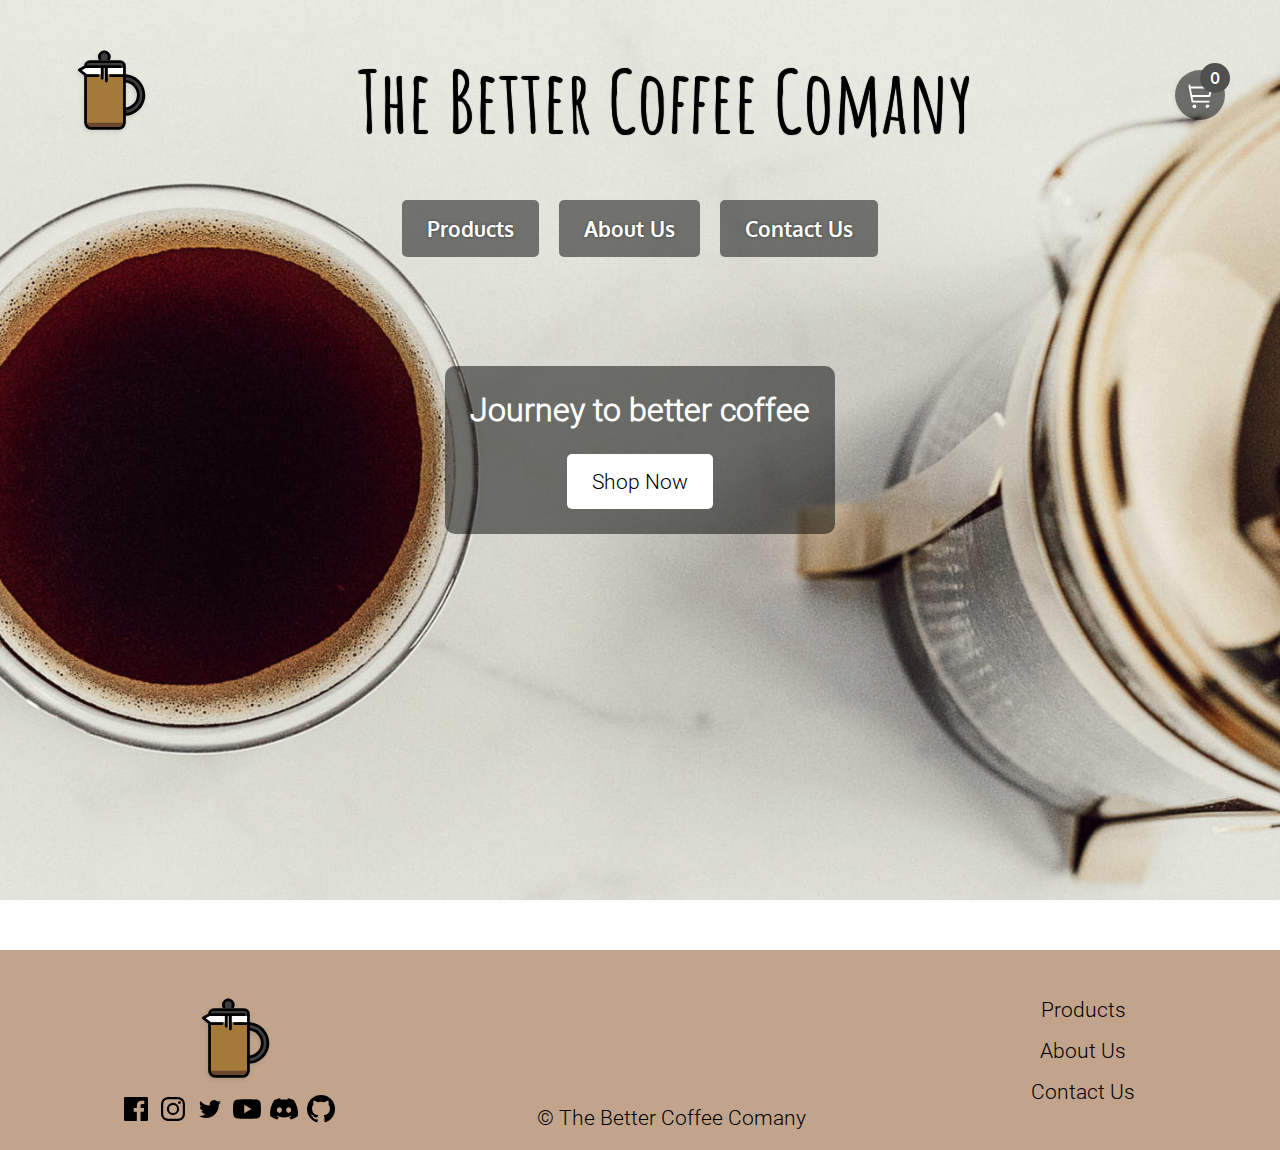
<file: index.html>
<!DOCTYPE html>
<html id="homepage" lang="en">
	<head>
		<meta charset="utf-8" />
		<meta name="viewport" content="width=device-width, initial-scale=1" />
		<title>The Better Coffee Company - Homepage</title>

		<link rel="preload" href="css/base.css" as="style" />
		<link rel="preload" href="scripts/base.js" as="script" />
		<link
			rel="preload"
			href="fonts/roboto-light.woff2"
			as="font"
			type="font/woff2"
			crossorigin=""
		/>
		<link
			rel="preload"
			href="fonts/roboto-regular.woff2"
			as="font"
			type="font/woff2"
			crossorigin=""
		/>
		<link
			rel="preload"
			href="fonts/oxygen-bold.woff2"
			as="font"
			type="font/woff2"
			crossorigin=""
		/>

		<link rel="icon" href="images/icon.svg" type="image/svg" sizes="32x32" />

		<meta
			name="description"
			content="The Better Coffee Company, offering a better way to make coffee"
		/>

		<link
			rel="stylesheet"
			href="css/base.css"
			media="print"
			onload="this.media='all'"
		/>
		<noscript
			><link rel="stylesheet" href="css/base.css" type="text/css"
		/></noscript>

		<script async defer src="scripts/base.js"></script>
	</head>

	<body>
		<header>
			<nav id="mainNav">
				<a href="index.html">
					<img
						class="logo"
						src="images/logo.svg"
						height="100"
						width="100"
						alt=""
					/>
				</a>
				<h1 id="mainCompanyName">The Better Coffee Comany</h1>
				<a id="cartBtnLink" href="cart.html">
					<img
						id="cartBtn"
						class="icon"
						src="images/icons/shopping--cart.svg"
						height="30"
						width="30"
						alt="Shopping Cart"
					/>
					<div id="cartQty"></div>
				</a>
			</nav>
			<nav id="subNav">
				<a class="btn" href="products.html">Products</a>
				<a class="btn" href="aboutus.html">About Us</a>
				<a class="btn" href="contact.html">Contact Us</a>
			</nav>
		</header>

		<main id="homepageMain">
			<img
				id="headerImg"
				src="images/header.jpg"
				height="500"
				width="500"
				alt=""
			/>
			<div id="callToAction">
				<h2 class="copy">Journey to better coffee</h2>
				<a class="btn" href="products.html"> Shop Now </a>
			</div>
		</main>

		<footer>
			<div class="left">
				<img
					class="logo"
					src="images/logo.svg"
					height="100"
					width="100"
					alt=""
				/>
				<div id="social_media">
					<a href="#"
						><img height="32" width="32" src="images/icons/logo--facebook.svg"
					/></a>
					<a href="#"
						><img height="32" width="32" src="images/icons/logo--instagram.svg"
					/></a>
					<a href="#"
						><img height="32" width="32" src="images/icons/logo--twitter.svg"
					/></a>
					<a href="#"
						><img height="32" width="32" src="images/icons/logo--youtube.svg"
					/></a>
					<a href="#"
						><img height="32" width="32" src="images/icons/logo--discord.svg"
					/></a>
					<a href="#"
						><img height="32" width="32" src="images/icons/logo--github.svg"
					/></a>
				</div>
			</div>
			<div class="center">&#169; The Better Coffee Comany</div>
			<nav id="footerNav" class="right">
				<a href="products.html">Products</a>
				<a href="aboutus.html">About Us</a>
				<a href="contact.html">Contact Us</a>
			</nav>
		</footer>
		<script src="scripts/base.js"></script>
	</body>
</html>
</file>
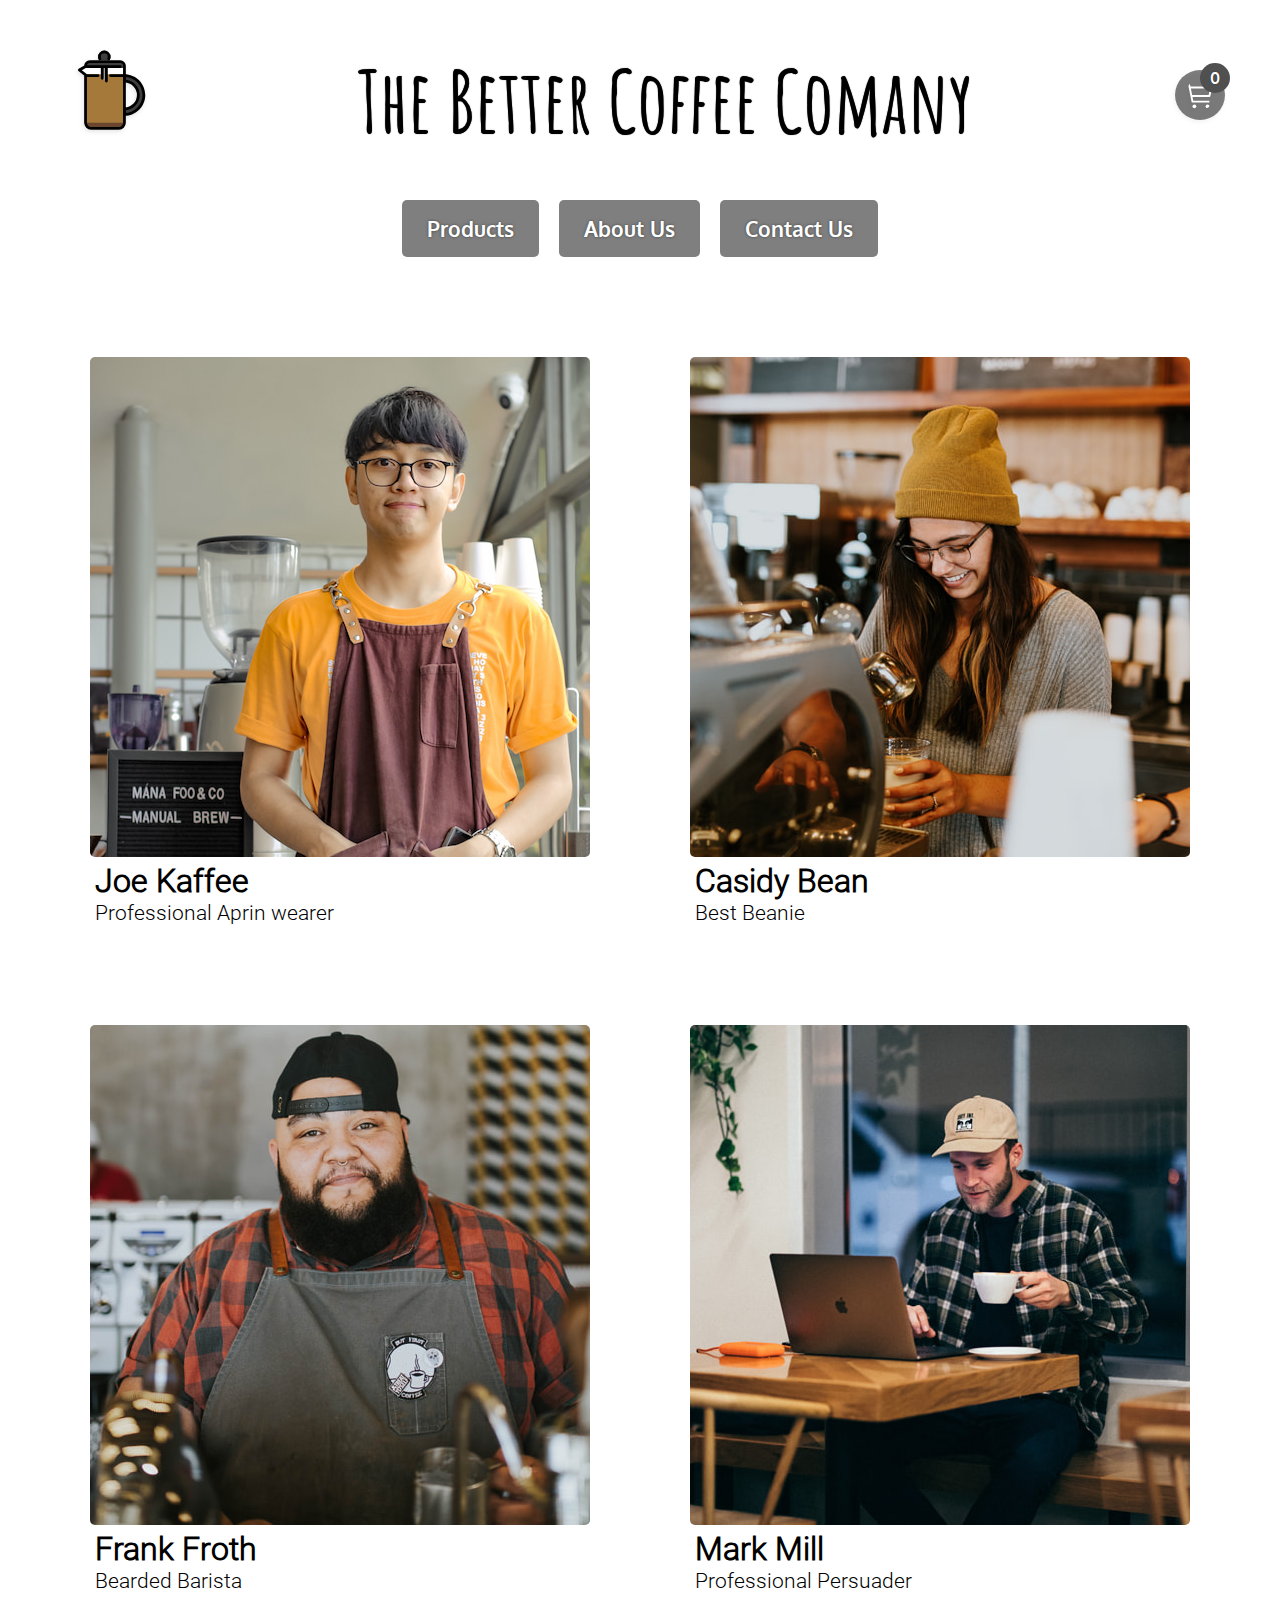
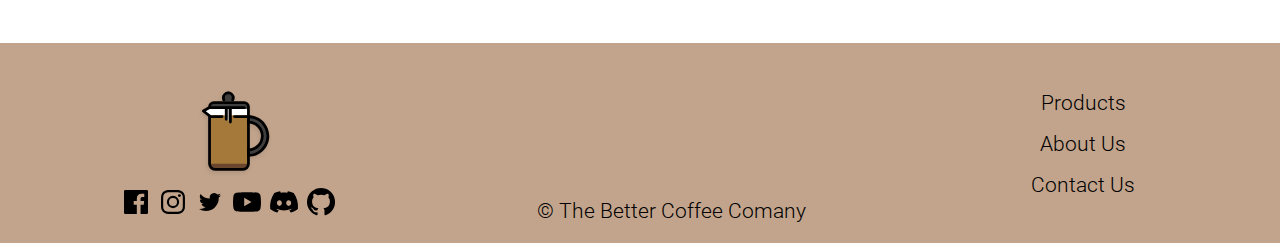
<file: aboutus.html>
<!DOCTYPE html>
<html id="about" lang="en">
	<head>
		<meta charset="utf-8" />
		<meta name="viewport" content="width=device-width, initial-scale=1" />
		<title>The Better Coffee Company - Homepage</title>

		<link rel="preload" href="css/base.css" as="style" />
		<link rel="preload" href="scripts/base.js" as="script" />
		<link
			rel="preload"
			href="fonts/roboto-light.woff2"
			as="font"
			type="font/woff2"
			crossorigin=""
		/>
		<link
			rel="preload"
			href="fonts/roboto-regular.woff2"
			as="font"
			type="font/woff2"
			crossorigin=""
		/>
		<link
			rel="preload"
			href="fonts/oxygen-bold.woff2"
			as="font"
			type="font/woff2"
			crossorigin=""
		/>

		<link rel="icon" href="images/icon.svg" type="image/svg" sizes="32x32" />

		<meta
			name="description"
			content="The Better Coffee Company, offering a better way to make coffee"
		/>

		<link
			rel="stylesheet"
			href="css/base.css"
			media="print"
			onload="this.media='all'"
		/>
		<noscript
			><link rel="stylesheet" href="css/base.css" type="text/css"
		/></noscript>

		<script async defer src="scripts/base.js"></script>
	</head>

	<body>
		<header>
			<nav id="mainNav">
				<a href="index.html">
					<img
						class="logo"
						src="images/logo.svg"
						height="100"
						width="100"
						alt=""
					/>
				</a>
				<h1 id="mainCompanyName">The Better Coffee Comany</h1>
				<a id="cartBtnLink" href="cart.html">
					<img
						id="cartBtn"
						class="icon"
						src="images/icons/shopping--cart.svg"
						height="30"
						width="30"
						alt="Shopping Cart"
					/>
					<div id="cartQty"></div>
				</a>
			</nav>
			<nav id="subNav">
				<a class="btn" href="products.html">Products</a>
				<a class="btn" href="aboutus.html">About Us</a>
				<a class="btn" href="contact.html">Contact Us</a>
			</nav>
		</header>

		<main id="aboutMain">
			<div class="person">
				<img src="images/joe.jpg" height="500" width="500" alt="Joe Kaffee" />
				<h2>Joe Kaffee</h2>
				<div>Professional Aprin wearer</div>
			</div>

			<div class="person">
				<img
					src="images/brooke_cagle.jpg"
					height="500"
					width="500"
					alt="Casidy Bean"
				/>
				<h2>Casidy Bean</h2>
				<div>Best Beanie</div>
			</div>

			<div class="person">
				<img
					src="images/beardman.jpg"
					height="500"
					width="500"
					alt="Frank Froth"
				/>
				<h2>Frank Froth</h2>
				<div>Bearded Barista</div>
			</div>

			<div class="person">
				<img src="images/Mark.jpg" height="500" width="500" alt="Mark Mill" />
				<h2>Mark Mill</h2>
				<div>Professional Persuader</div>
			</div>
		</main>

		<footer>
			<div class="left">
				<img
					class="logo"
					src="images/logo.svg"
					height="100"
					width="100"
					alt=""
				/>
				<div id="social_media">
					<a href="#"
						><img height="32" width="32" src="images/icons/logo--facebook.svg"
					/></a>
					<a href="#"
						><img height="32" width="32" src="images/icons/logo--instagram.svg"
					/></a>
					<a href="#"
						><img height="32" width="32" src="images/icons/logo--twitter.svg"
					/></a>
					<a href="#"
						><img height="32" width="32" src="images/icons/logo--youtube.svg"
					/></a>
					<a href="#"
						><img height="32" width="32" src="images/icons/logo--discord.svg"
					/></a>
					<a href="#"
						><img height="32" width="32" src="images/icons/logo--github.svg"
					/></a>
				</div>
			</div>
			<div class="center">&#169; The Better Coffee Comany</div>
			<nav id="footerNav" class="right">
				<a href="products.html">Products</a>
				<a href="aboutus.html">About Us</a>
				<a href="contact.html">Contact Us</a>
			</nav>
		</footer>
		<script src="scripts/base.js"></script>
	</body>
</html>
</file>
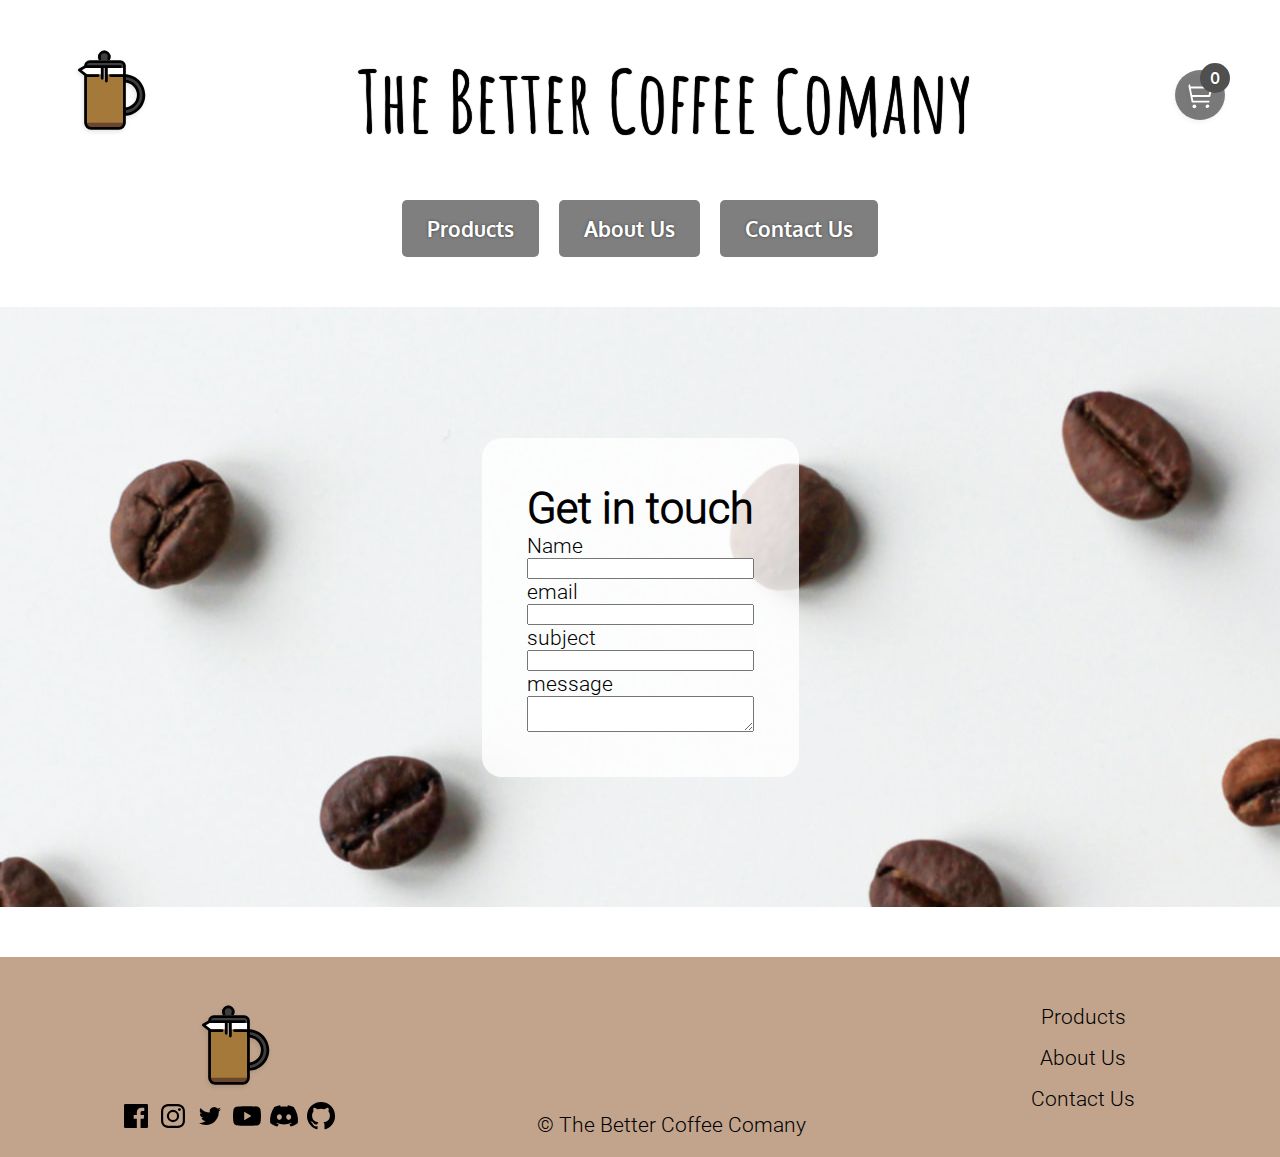
<file: contact.html>
<!DOCTYPE html>
<html lang="en">
	<head>
		<meta charset="utf-8" />
		<meta name="viewport" content="width=device-width, initial-scale=1" />
		<title>The Better Coffee Company - Homepage</title>

		<link rel="preload" href="css/base.css" as="style" />
		<link rel="preload" href="scripts/base.js" as="script" />
		<link
			rel="preload"
			href="fonts/roboto-light.woff2"
			as="font"
			type="font/woff2"
			crossorigin=""
		/>
		<link
			rel="preload"
			href="fonts/roboto-regular.woff2"
			as="font"
			type="font/woff2"
			crossorigin=""
		/>
		<link
			rel="preload"
			href="fonts/oxygen-bold.woff2"
			as="font"
			type="font/woff2"
			crossorigin=""
		/>

		<link rel="icon" href="images/icon.svg" type="image/svg" sizes="32x32" />

		<meta
			name="description"
			content="The Better Coffee Company, offering a better way to make coffee"
		/>

		<link
			rel="stylesheet"
			href="css/base.css"
			media="print"
			onload="this.media='all'"
		/>
		<noscript
			><link rel="stylesheet" href="css/base.css" type="text/css"
		/></noscript>

		<script async defer src="scripts/base.js"></script>
	</head>

	<body>
		<header>
			<nav id="mainNav">
				<a href="index.html">
					<img
						class="logo"
						src="images/logo.svg"
						height="100"
						width="100"
						alt=""
					/>
				</a>
				<h1 id="mainCompanyName">The Better Coffee Comany</h1>
				<a id="cartBtnLink" href="cart.html">
					<img
						id="cartBtn"
						class="icon"
						src="images/icons/shopping--cart.svg"
						height="30"
						width="30"
						alt="Shopping Cart"
					/>
					<div id="cartQty"></div>
				</a>
			</nav>
			<nav id="subNav">
				<a class="btn" href="products.html">Products</a>
				<a class="btn" href="aboutus.html">About Us</a>
				<a class="btn" href="contact.html">Contact Us</a>
			</nav>
		</header>

		<main id="contactMain">
			<div id="contactFormBlock">
				<h1>Get in touch</h1>
				<form id="contact">
					<label for="name">Name</label>
					<input id="name" type="text" />

					<label for="email">email</label>
					<input id="email" type="text" />

					<label for="subject">subject</label>
					<input id="subject" type="text" />

					<label for="message">message</label>
					<textarea id="message" type="text"></textarea>
				</form>
			</div>
		</main>

		<footer>
			<div class="left">
				<img
					class="logo"
					src="images/logo.svg"
					height="100"
					width="100"
					alt=""
				/>
				<div id="social_media">
					<a href="#"
						><img height="32" width="32" src="images/icons/logo--facebook.svg"
					/></a>
					<a href="#"
						><img height="32" width="32" src="images/icons/logo--instagram.svg"
					/></a>
					<a href="#"
						><img height="32" width="32" src="images/icons/logo--twitter.svg"
					/></a>
					<a href="#"
						><img height="32" width="32" src="images/icons/logo--youtube.svg"
					/></a>
					<a href="#"
						><img height="32" width="32" src="images/icons/logo--discord.svg"
					/></a>
					<a href="#"
						><img height="32" width="32" src="images/icons/logo--github.svg"
					/></a>
				</div>
			</div>
			<div class="center">&#169; The Better Coffee Comany</div>
			<nav id="footerNav" class="right">
				<a href="products.html">Products</a>
				<a href="aboutus.html">About Us</a>
				<a href="contact.html">Contact Us</a>
			</nav>
		</footer>
		<script src="scripts/base.js"></script>
	</body>
</html>
</file>
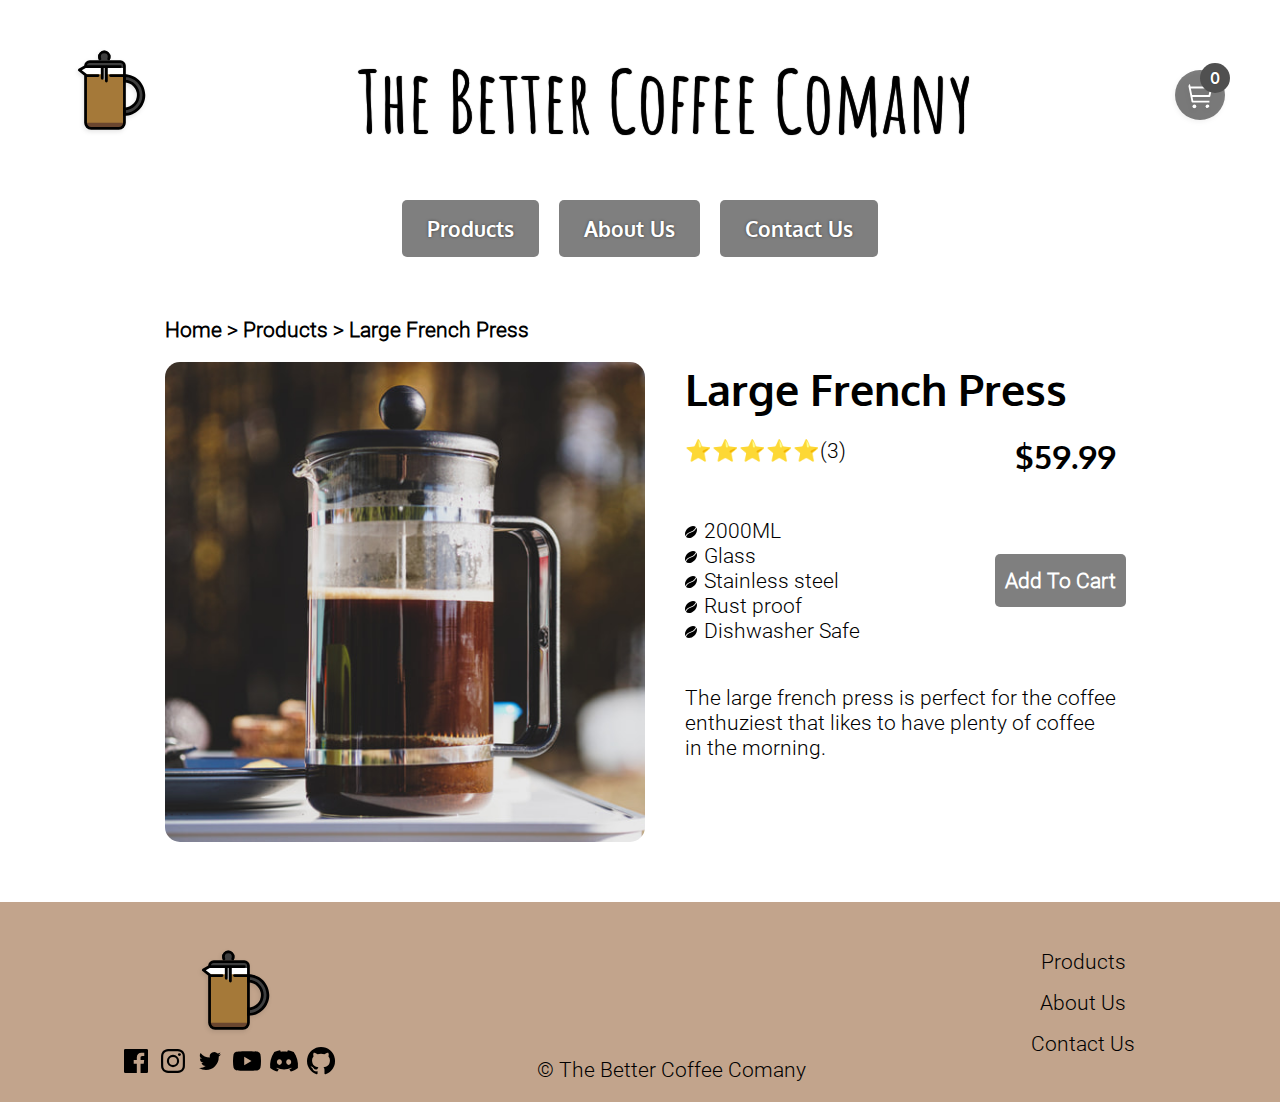
<file: product-0001.html>
<!DOCTYPE html>
<html lang="en">
	<head>
		<meta charset="utf-8" />
		<meta name="viewport" content="width=device-width, initial-scale=1" />
		<title>The Better Coffee Company - Homepage</title>

		<link rel="preload" href="css/base.css" as="style" />
		<link rel="preload" href="scripts/base.js" as="script" />
		<link
			rel="preload"
			href="fonts/roboto-light.woff2"
			as="font"
			type="font/woff2"
			crossorigin=""
		/>
		<link
			rel="preload"
			href="fonts/roboto-regular.woff2"
			as="font"
			type="font/woff2"
			crossorigin=""
		/>
		<link
			rel="preload"
			href="fonts/oxygen-bold.woff2"
			as="font"
			type="font/woff2"
			crossorigin=""
		/>

		<link rel="icon" href="images/icon.svg" type="image/svg" sizes="32x32" />

		<meta
			name="description"
			content="The Better Coffee Company, offering a better way to make coffee"
		/>

		<link
			rel="stylesheet"
			href="css/base.css"
			media="print"
			onload="this.media='all'"
		/>
		<noscript
			><link rel="stylesheet" href="css/base.css" type="text/css"
		/></noscript>

		<script async defer src="scripts/base.js"></script>
	</head>

	<body>
		<header>
			<nav id="mainNav">
				<a href="index.html">
					<img
						class="logo"
						src="images/logo.svg"
						height="100"
						width="100"
						alt=""
					/>
				</a>
				<h1 id="mainCompanyName">The Better Coffee Comany</h1>
				<a id="cartBtnLink" href="cart.html">
					<img
						id="cartBtn"
						class="icon"
						src="images/icons/shopping--cart.svg"
						height="30"
						width="30"
						alt="Shopping Cart"
					/>
					<div id="cartQty"></div>
				</a>
			</nav>
			<nav id="subNav">
				<a class="btn" href="products.html">Products</a>
				<a class="btn" href="aboutus.html">About Us</a>
				<a class="btn" href="contact.html">Contact Us</a>
			</nav>
		</header>

		<main id="productDetail">
			<div class="breadcrumbs">
				<a href="index.html">Home</a> > <a href="products.html">Products</a> >
				<a href="#">Large French Press</a>
			</div>
			<img
				src="images/french-press-large.jpg"
				height="500"
				width="500"
				alt="Large French Press"
			/>
			<h3 class="itemName">Large French Press</h3>
			<div class="rating">
				<div class="star">⭐</div>
				<div class="star">⭐</div>
				<div class="star">⭐</div>
				<div class="star">⭐</div>
				<div class="star">⭐</div>
				<div class="numberOfRatings">(3)</div>
			</div>
			<div class="price">$59.99</div>
			<ul class="features">
				<li>2000ML</li>
				<li>Glass</li>
				<li>Stainless steel</li>
				<li>Rust proof</li>
				<li>Dishwasher Safe</li>
			</ul>
			<a class="addToCart btn" href="#" onclick="addToCart('0001')"
				>Add To Cart</a
			>
			<div class="description">
				The large french press is perfect for the coffee enthuziest that likes
				to have plenty of coffee in the morning.
			</div>
		</main>

		<footer>
			<div class="left">
				<img
					class="logo"
					src="images/logo.svg"
					height="100"
					width="100"
					alt=""
				/>
				<div id="social_media">
					<a href="#"
						><img height="32" width="32" src="images/icons/logo--facebook.svg"
					/></a>
					<a href="#"
						><img height="32" width="32" src="images/icons/logo--instagram.svg"
					/></a>
					<a href="#"
						><img height="32" width="32" src="images/icons/logo--twitter.svg"
					/></a>
					<a href="#"
						><img height="32" width="32" src="images/icons/logo--youtube.svg"
					/></a>
					<a href="#"
						><img height="32" width="32" src="images/icons/logo--discord.svg"
					/></a>
					<a href="#"
						><img height="32" width="32" src="images/icons/logo--github.svg"
					/></a>
				</div>
			</div>
			<div class="center">&#169; The Better Coffee Comany</div>
			<nav id="footerNav" class="right">
				<a href="products.html">Products</a>
				<a href="aboutus.html">About Us</a>
				<a href="contact.html">Contact Us</a>
			</nav>
		</footer>
		<script src="scripts/base.js"></script>
	</body>
</html>
</file>
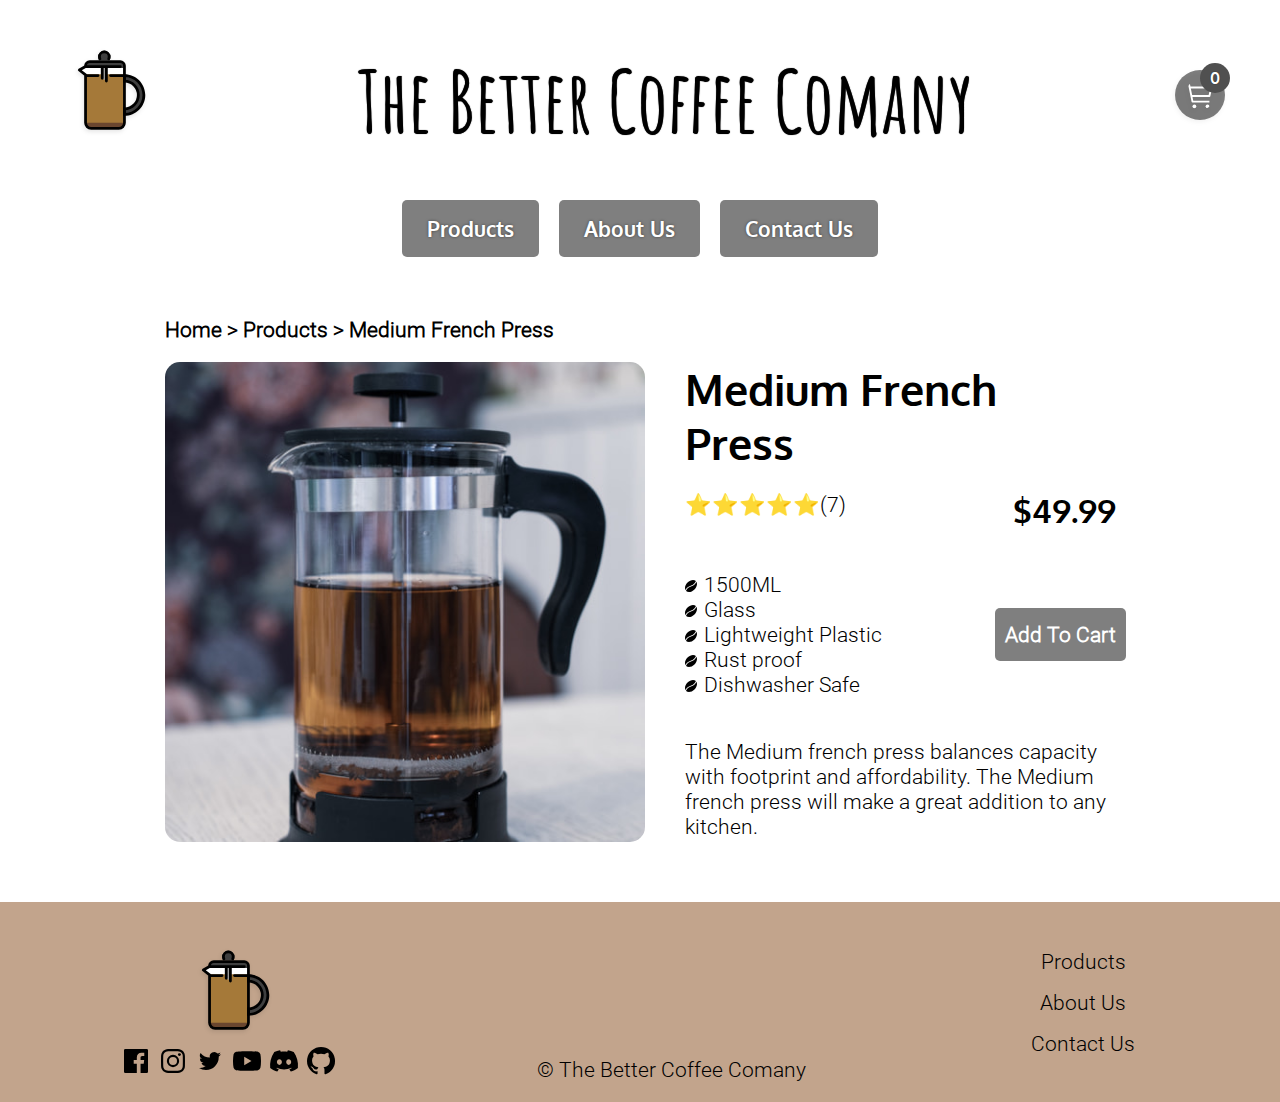
<file: product-0002.html>
<!DOCTYPE html>
<html lang="en">
	<head>
		<meta charset="utf-8" />
		<meta name="viewport" content="width=device-width, initial-scale=1" />
		<title>The Better Coffee Company - Homepage</title>

		<link rel="preload" href="css/base.css" as="style" />
		<link rel="preload" href="scripts/base.js" as="script" />
		<link
			rel="preload"
			href="fonts/roboto-light.woff2"
			as="font"
			type="font/woff2"
			crossorigin=""
		/>
		<link
			rel="preload"
			href="fonts/roboto-regular.woff2"
			as="font"
			type="font/woff2"
			crossorigin=""
		/>
		<link
			rel="preload"
			href="fonts/oxygen-bold.woff2"
			as="font"
			type="font/woff2"
			crossorigin=""
		/>

		<link rel="icon" href="images/icon.svg" type="image/svg" sizes="32x32" />

		<meta
			name="description"
			content="The Better Coffee Company, offering a better way to make coffee"
		/>

		<link
			rel="stylesheet"
			href="css/base.css"
			media="print"
			onload="this.media='all'"
		/>
		<noscript
			><link rel="stylesheet" href="css/base.css" type="text/css"
		/></noscript>

		<script async defer src="scripts/base.js"></script>
	</head>

	<body>
		<header>
			<nav id="mainNav">
				<a href="index.html">
					<img
						class="logo"
						src="images/logo.svg"
						height="100"
						width="100"
						alt=""
					/>
				</a>
				<h1 id="mainCompanyName">The Better Coffee Comany</h1>
				<a id="cartBtnLink" href="cart.html">
					<img
						id="cartBtn"
						class="icon"
						src="images/icons/shopping--cart.svg"
						height="30"
						width="30"
						alt="Shopping Cart"
					/>
					<div id="cartQty"></div>
				</a>
			</nav>
			<nav id="subNav">
				<a class="btn" href="products.html">Products</a>
				<a class="btn" href="aboutus.html">About Us</a>
				<a class="btn" href="contact.html">Contact Us</a>
			</nav>
		</header>

		<main id="productDetail">
			<div class="breadcrumbs">
				<a href="index.html">Home</a> > <a href="products.html">Products</a> >
				<a href="#">Medium French Press</a>
			</div>
			<img
				src="images/french-press-medium.jpg"
				height="500"
				width="500"
				alt="Medium French Press"
			/>
			<h3 class="itemName">Medium French Press</h3>
			<div class="rating">
				<div class="star">⭐</div>
				<div class="star">⭐</div>
				<div class="star">⭐</div>
				<div class="star">⭐</div>
				<div class="star">⭐</div>
				<div class="numberOfRatings">(7)</div>
			</div>
			<div class="price">$49.99</div>
			<ul class="features">
				<li>1500ML</li>
				<li>Glass</li>
				<li>Lightweight Plastic</li>
				<li>Rust proof</li>
				<li>Dishwasher Safe</li>
			</ul>
			<a class="addToCart btn" href="#" onclick="addToCart('0001')"
				>Add To Cart
			</a>
			<div class="description">
				The Medium french press balances capacity with footprint and
				affordability. The Medium french press will make a great addition to any
				kitchen.
			</div>
		</main>

		<footer>
			<div class="left">
				<img
					class="logo"
					src="images/logo.svg"
					height="100"
					width="100"
					alt=""
				/>
				<div id="social_media">
					<a href="#"
						><img height="32" width="32" src="images/icons/logo--facebook.svg"
					/></a>
					<a href="#"
						><img height="32" width="32" src="images/icons/logo--instagram.svg"
					/></a>
					<a href="#"
						><img height="32" width="32" src="images/icons/logo--twitter.svg"
					/></a>
					<a href="#"
						><img height="32" width="32" src="images/icons/logo--youtube.svg"
					/></a>
					<a href="#"
						><img height="32" width="32" src="images/icons/logo--discord.svg"
					/></a>
					<a href="#"
						><img height="32" width="32" src="images/icons/logo--github.svg"
					/></a>
				</div>
			</div>
			<div class="center">&#169; The Better Coffee Comany</div>
			<nav id="footerNav" class="right">
				<a href="products.html">Products</a>
				<a href="aboutus.html">About Us</a>
				<a href="contact.html">Contact Us</a>
			</nav>
		</footer>
		<script src="scripts/base.js"></script>
	</body>
</html>
</file>
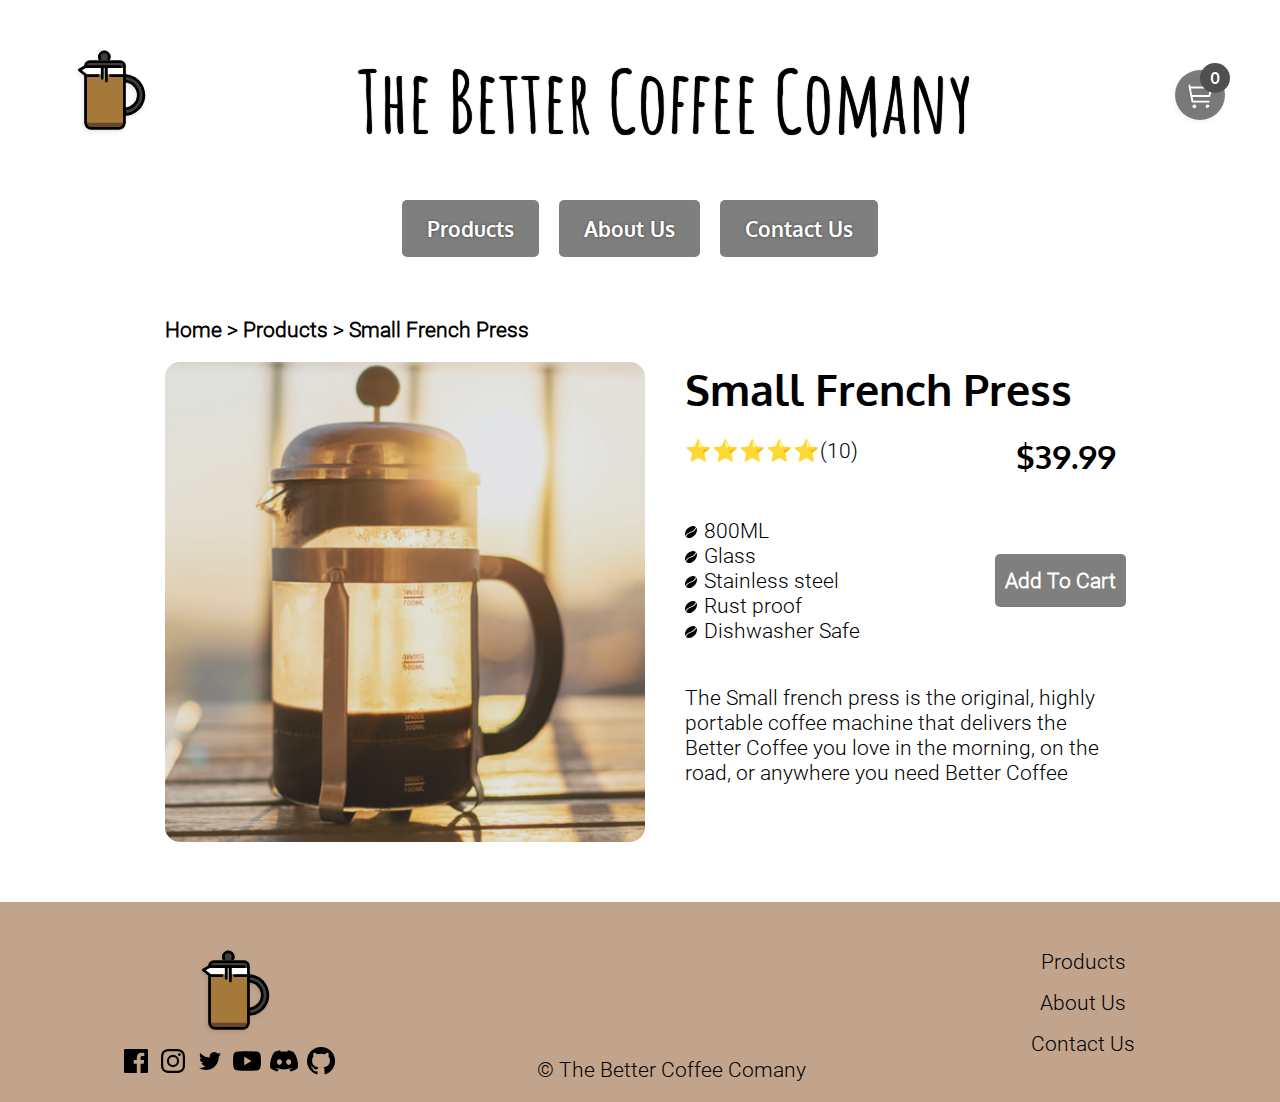
<file: product-0003.html>
<!DOCTYPE html>
<html lang="en">
	<head>
		<meta charset="utf-8" />
		<meta name="viewport" content="width=device-width, initial-scale=1" />
		<title>The Better Coffee Company - Homepage</title>

		<link rel="preload" href="css/base.css" as="style" />
		<link rel="preload" href="scripts/base.js" as="script" />
		<link
			rel="preload"
			href="fonts/roboto-light.woff2"
			as="font"
			type="font/woff2"
			crossorigin=""
		/>
		<link
			rel="preload"
			href="fonts/roboto-regular.woff2"
			as="font"
			type="font/woff2"
			crossorigin=""
		/>
		<link
			rel="preload"
			href="fonts/oxygen-bold.woff2"
			as="font"
			type="font/woff2"
			crossorigin=""
		/>

		<link rel="icon" href="images/icon.svg" type="image/svg" sizes="32x32" />

		<meta
			name="description"
			content="The Better Coffee Company, offering a better way to make coffee"
		/>

		<link
			rel="stylesheet"
			href="css/base.css"
			media="print"
			onload="this.media='all'"
		/>
		<noscript
			><link rel="stylesheet" href="css/base.css" type="text/css"
		/></noscript>

		<script async defer src="scripts/base.js"></script>
	</head>

	<body>
		<header>
			<nav id="mainNav">
				<a href="index.html">
					<img
						class="logo"
						src="images/logo.svg"
						height="100"
						width="100"
						alt=""
					/>
				</a>
				<h1 id="mainCompanyName">The Better Coffee Comany</h1>
				<a id="cartBtnLink" href="cart.html">
					<img
						id="cartBtn"
						class="icon"
						src="images/icons/shopping--cart.svg"
						height="30"
						width="30"
						alt="Shopping Cart"
					/>
					<div id="cartQty"></div>
				</a>
			</nav>
			<nav id="subNav">
				<a class="btn" href="products.html">Products</a>
				<a class="btn" href="aboutus.html">About Us</a>
				<a class="btn" href="contact.html">Contact Us</a>
			</nav>
		</header>

		<main id="productDetail">
			<div class="breadcrumbs">
				<a href="index.html">Home</a> > <a href="products.html">Products</a> >
				<a href="#">Small French Press</a>
			</div>
			<img
				src="images/french-press-small.jpg"
				height="500"
				width="500"
				alt="Small French Press"
			/>
			<h3 class="itemName">Small French Press</h3>
			<div class="rating">
				<div class="star">⭐</div>
				<div class="star">⭐</div>
				<div class="star">⭐</div>
				<div class="star">⭐</div>
				<div class="star">⭐</div>
				<div class="numberOfRatings">(10)</div>
			</div>
			<div class="price">$39.99</div>
			<ul class="features">
				<li>800ML</li>
				<li>Glass</li>
				<li>Stainless steel</li>
				<li>Rust proof</li>
				<li>Dishwasher Safe</li>
			</ul>
			<a class="addToCart btn" href="#" onclick="addToCart('0001')"
				>Add To Cart
			</a>
			<div class="description">
				The Small french press is the original, highly portable coffee machine
				that delivers the Better Coffee you love in the morning, on the road, or
				anywhere you need Better Coffee
			</div>
		</main>

		<footer>
			<div class="left">
				<img
					class="logo"
					src="images/logo.svg"
					height="100"
					width="100"
					alt=""
				/>
				<div id="social_media">
					<a href="#"
						><img height="32" width="32" src="images/icons/logo--facebook.svg"
					/></a>
					<a href="#"
						><img height="32" width="32" src="images/icons/logo--instagram.svg"
					/></a>
					<a href="#"
						><img height="32" width="32" src="images/icons/logo--twitter.svg"
					/></a>
					<a href="#"
						><img height="32" width="32" src="images/icons/logo--youtube.svg"
					/></a>
					<a href="#"
						><img height="32" width="32" src="images/icons/logo--discord.svg"
					/></a>
					<a href="#"
						><img height="32" width="32" src="images/icons/logo--github.svg"
					/></a>
				</div>
			</div>
			<div class="center">&#169; The Better Coffee Comany</div>
			<nav id="footerNav" class="right">
				<a href="products.html">Products</a>
				<a href="aboutus.html">About Us</a>
				<a href="contact.html">Contact Us</a>
			</nav>
		</footer>
		<script src="scripts/base.js"></script>
	</body>
</html>
</file>
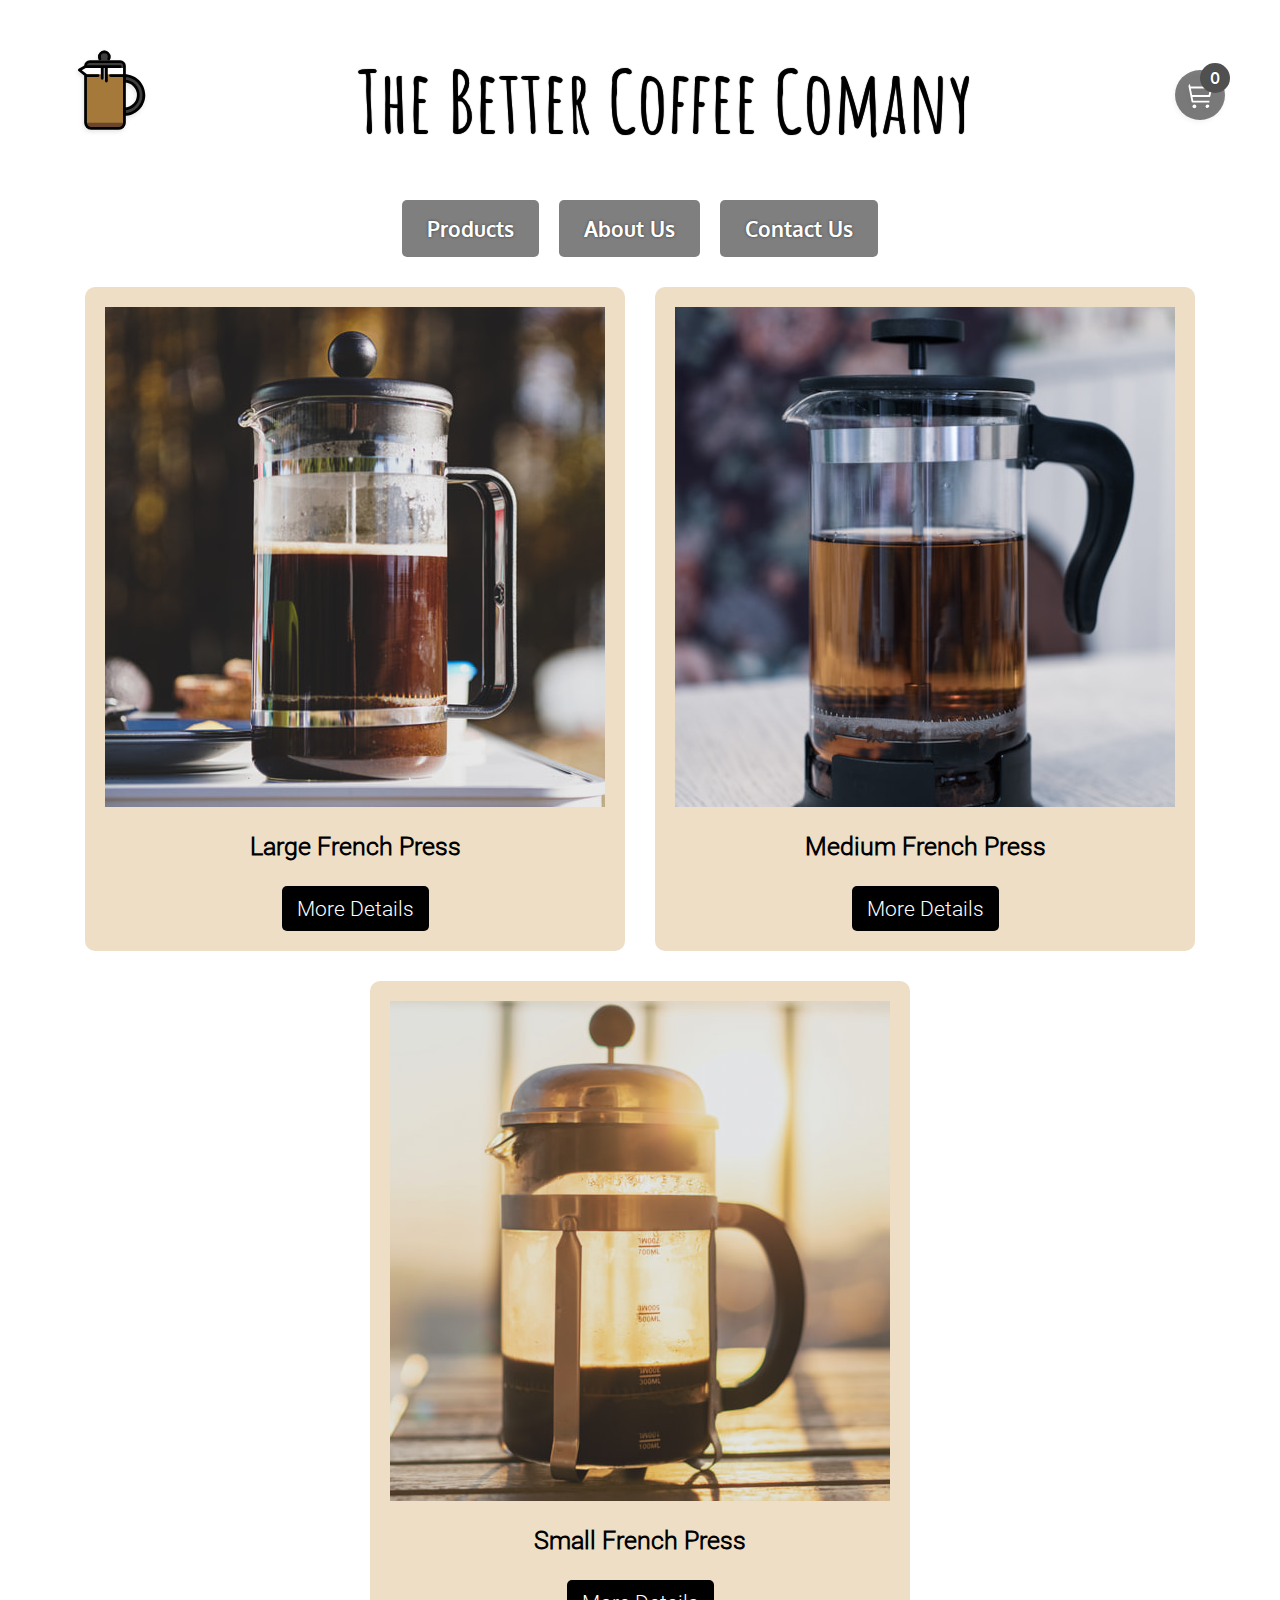
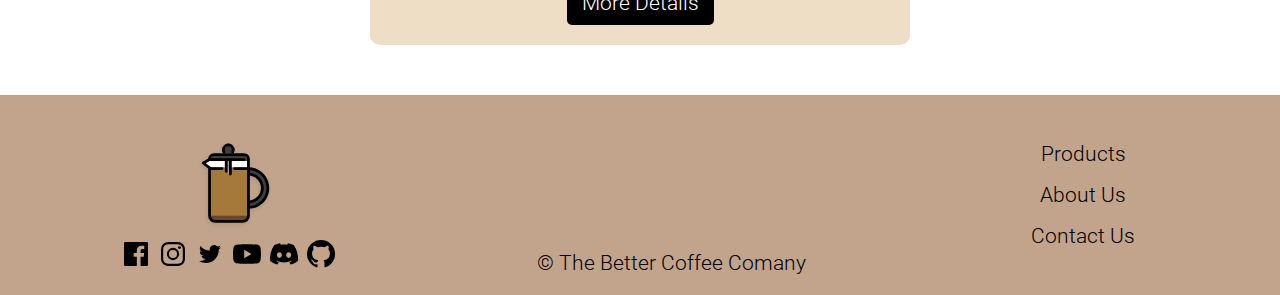
<file: products.html>
<!DOCTYPE html>
<html lang="en">
	<head>
		<meta charset="utf-8" />
		<meta name="viewport" content="width=device-width, initial-scale=1" />
		<title>The Better Coffee Company - Homepage</title>

		<link rel="preload" href="css/base.css" as="style" />
		<link rel="preload" href="scripts/base.js" as="script" />
		<link
			rel="preload"
			href="fonts/roboto-light.woff2"
			as="font"
			type="font/woff2"
			crossorigin=""
		/>
		<link
			rel="preload"
			href="fonts/roboto-regular.woff2"
			as="font"
			type="font/woff2"
			crossorigin=""
		/>
		<link
			rel="preload"
			href="fonts/oxygen-bold.woff2"
			as="font"
			type="font/woff2"
			crossorigin=""
		/>

		<link rel="icon" href="images/icon.svg" type="image/svg" sizes="32x32" />

		<meta
			name="description"
			content="The Better Coffee Company, offering a better way to make coffee"
		/>

		<link
			rel="stylesheet"
			href="css/base.css"
			media="print"
			onload="this.media='all'"
		/>
		<noscript
			><link rel="stylesheet" href="css/base.css" type="text/css"
		/></noscript>

		<script async defer src="scripts/base.js"></script>
	</head>

	<body>
		<header>
			<nav id="mainNav">
				<a href="index.html">
					<img
						class="logo"
						src="images/logo.svg"
						height="100"
						width="100"
						alt=""
					/>
				</a>
				<h1 id="mainCompanyName">The Better Coffee Comany</h1>
				<a id="cartBtnLink" href="cart.html">
					<img
						id="cartBtn"
						class="icon"
						src="images/icons/shopping--cart.svg"
						height="30"
						width="30"
						alt="Shopping Cart"
					/>
					<div id="cartQty"></div>
				</a>
			</nav>
			<nav id="subNav">
				<a class="btn" href="products.html">Products</a>
				<a class="btn" href="aboutus.html">About Us</a>
				<a class="btn" href="contact.html">Contact Us</a>
			</nav>
		</header>

		<main id="products">
			<div class="productCard">
				<img
					src="images/french-press-large.jpg"
					height="500"
					width="500"
					alt="Large French Press"
				/>
				<h3>Large French Press</h3>
				<a class="productDetail" href="product-0001.html">More Details</a>
			</div>
			<div class="productCard">
				<img
					src="images/french-press-medium.jpg"
					height="500"
					width="500"
					alt="Medium French Press"
				/>
				<h3>Medium French Press</h3>
				<a class="productDetail" href="product-0002.html">More Details</a>
			</div>
			<div class="productCard">
				<img
					src="images/french-press-small.jpg"
					height="500"
					width="500"
					alt="Small French Press"
				/>
				<h3>Small French Press</h3>
				<a class="productDetail" href="product-0003.html">More Details</a>
			</div>
		</main>

		<footer>
			<div class="left">
				<img
					class="logo"
					src="images/logo.svg"
					height="100"
					width="100"
					alt=""
				/>
				<div id="social_media">
					<a href="#"
						><img height="32" width="32" src="images/icons/logo--facebook.svg"
					/></a>
					<a href="#"
						><img height="32" width="32" src="images/icons/logo--instagram.svg"
					/></a>
					<a href="#"
						><img height="32" width="32" src="images/icons/logo--twitter.svg"
					/></a>
					<a href="#"
						><img height="32" width="32" src="images/icons/logo--youtube.svg"
					/></a>
					<a href="#"
						><img height="32" width="32" src="images/icons/logo--discord.svg"
					/></a>
					<a href="#"
						><img height="32" width="32" src="images/icons/logo--github.svg"
					/></a>
				</div>
			</div>
			<div class="center">&#169; The Better Coffee Comany</div>
			<nav id="footerNav" class="right">
				<a href="products.html">Products</a>
				<a href="aboutus.html">About Us</a>
				<a href="contact.html">Contact Us</a>
			</nav>
		</footer>
		<script src="scripts/base.js"></script>
	</body>
</html>
</file>
<file: css/base.css>
@font-face {
	font-display: swap;
	font-family: "Roboto-Light";
	font-style: normal;
	font-weight: 300;
	src: url(../fonts/roboto-light.woff2) format("woff2");
}
@font-face {
	font-display: swap;
	font-family: "Roboto";
	font-style: normal;
	font-weight: 400;
	src: url(../fonts/roboto-regular.woff2) format("woff2");
}
@font-face {
	font-display: swap;
	font-family: "Oxygen";
	font-style: normal;
	font-weight: 700;
	src: url(../fonts/oxygen-bold.woff2) format("woff2");
}
@font-face {
	font-display: swap;
	font-family: "AmaticSC";
	font-style: normal;
	font-weight: 700;
	src: url(../fonts/AmaticSC-Bold.woff2) format("woff2");
}

/* resets */

* {
	box-sizing: border-box;
}

html,
body {
	font-family: "Roboto-Light", "Arial", sans-serif;
	margin: 0;
	scroll-behavior: smooth;
	scrollbar-width: thin; /* Firefox Scrollbar */
}

h1,
h2 {
	margin: 0;
}

/* main styles */

body {
	display: grid;
	font-size: 16pt;
}

#mainNav,
#aboutMain,
#contactMain,
#productDetail {
	height: fit-content;
	max-width: 1600px;
	width: 100%;
}

header {
	align-items: center;
	display: flex;
	flex-flow: column nowrap;
	font-family: "Oxygen", "Roboto", "Arial", sans-serif;
	font-weight: bold;
	height: fit-content;
	z-index: 1;
}

header,
#homepageMain {
	grid-column: 1;
	grid-row: 1;
}

nav a {
	display: block;
	padding: 15px 25px;
	text-decoration: none;
}

#mainNav,
#subNav {
	align-items: center;
	display: flex;
}

#mainNav {
	flex-flow: row nowrap;
	font-size: 32pt;
	justify-content: space-between;
	padding-bottom: 0;
	padding: 30px;
	text-shadow: 0px 0px 1px rgba(0, 0, 0, 0.8);
}

#mainNav {
	color: black;
}

#subNav {
	flex-flow: row wrap;
	gap: 20px;
	justify-content: center;
	text-shadow: 0px 0px 3px rgba(0, 0, 0, 0.5);
}

.logo,
.icon {
	filter: drop-shadow(-1px 2px 2px rgba(0, 0, 0, 0.1));
}

#cartBtnLink {
	position: relative;
}

#cartBtn {
	background: rgba(0, 0, 0, 0.5);
	border-radius: 100%;
	height: 50px;
	padding: 10px;
	width: 50px;
}

#cartQty {
	align-items: center;
	background: rgba(80, 80, 80, 1);
	border-radius: 50%;
	color: white;
	display: flex;
	font-size: 12pt;
	height: 30px;
	justify-content: center;
	position: absolute;
	right: 20px;
	top: 8px;
	width: 30px;
}

#mainCompanyName {
	font-family: "AmaticSC", "Oxygen", "Roboto", "Arial", sans-serif;
	white-space: nowrap;
}

.btn {
	align-items: center;
	background: rgba(0, 0, 0, 0.5);
	border-radius: 5px;
	color: white;
	display: flex;
	font-size: 16pt;
	justify-content: center;
	padding: 15px 25px;
	text-decoration: none;
}
.btn:hover {
	background: rgba(0, 0, 0, 0.7);
}

footer {
	align-items: end;
	background-color: rgb(194, 164, 140);
	display: flex;
	flex-flow: row nowrap;
	height: 200px;
	justify-content: space-around;
	margin: 50px auto 0;
	padding: 20px;
	width: 100%;
}

footer a {
	color: black;
}

footer .left,
footer .right {
	align-items: center;
	display: flex;
	flex-flow: column nowrap;
}

footer .right {
	height: 100%;
	justify-content: center;
}

#footerNav a {
	padding: 8px 25px;
}

/* page specific */
#homepageMain {
	display: grid;
}

#homepageMain > * {
	align-self: center;
	grid-column: 1;
	grid-row: 1;
	justify-self: center;
}

#headerImg {
	height: 100vh;
	min-height: 600px;
	object-fit: cover;
	object-position: right;
	width: 100%;
}

#callToAction {
	align-items: center;
	background: rgba(0, 0, 0, 0.5);
	border-radius: 10px;
	color: white;
	display: flex;
	flex-flow: column nowrap;
	gap: 25px;
	justify-content: center;
	padding: 25px;
}

#callToAction h2 {
	font-size: 24pt;
}

#callToAction .btn {
	background: white;
	color: black;
	font-size: 16pt;
}

#products {
	display: flex;
	flex-flow: row wrap;
	gap: 30px;
	justify-content: center;
	margin-top: 30px;
}

.productCard {
	align-items: center;
	background-color: rgb(238, 222, 197);
	border-radius: 10px;
	display: flex;
	flex-flow: column wrap;
	padding: 20px;
}

.productCard a.productDetail {
	background-color: rgba(0, 0, 0, 1);
	border-radius: 5px;
	color: white;
	display: block;
	padding: 10px 15px;
	text-decoration: none;
	transition: all 0.1s ease-in-out;
}

.productCard a.productDetail:hover {
	background-color: rgba(0, 0, 0, 0.85);
	border-radius: 10px;
}

#productDetail {
	display: grid;
	gap: 0 20px;
	grid-auto-rows: min-content;
	grid-template-columns: min-content min-content min-content;
	justify-self: center;
	margin-top: 50px;
	width: fit-content;
}

#productDetail .breadcrumbs,
#productDetail img,
#productDetail .itemName,
#productDetail .rating,
#productDetail .price,
#productDetail .addToCart,
#productDetail .description,
#productDetail .features {
	padding: 10px;
}

#productDetail .breadcrumbs {
	font-weight: 800;
	grid-column: 1;
	grid-row: 1;
}

#productDetail .breadcrumbs a {
	color: black;
	text-decoration: none;
}

#productDetail .breadcrumbs a:hover {
	text-decoration: underline;
}

#productDetail img {
	grid-column: 1;
	grid-row: 2 / span 5;

	border-radius: 25px;
}

#productDetail .itemName {
	grid-column: 2 / span 2;
	grid-row: 2;

	font-family: "Oxygen", "Roboto", "Arial", sans-serif;
	font-size: 32pt;
	margin: 0;
}

#productDetail .rating {
	grid-column: 2;
	grid-row: 3;
}

#productDetail .price {
	grid-column: 3;
	grid-row: 3;

	font-family: "Oxygen", "Roboto", "Arial", sans-serif;
	font-size: 24pt;
	justify-self: end;
}

#productDetail .addToCart {
	grid-column: 3;
	grid-row: 4;

	align-self: center;
	font-weight: bold;
	height: 2.5em;
	justify-self: end;
	max-width: fit-content;
	white-space: nowrap;
}

#productDetail .description {
	grid-column: 2 / span 2;
	grid-row: 5;
	min-width: 300px;
}

#productDetail .features {
	grid-column: 2;
	grid-row: 4;
	list-style-image: url(../images/icons/coffee-bean.svg);
	list-style-position: inside;
	min-width: 300px;
}

.rating {
	align-items: center;
	display: flex;
	flex-flow: row nowrap;
	height: 50px;
	line-height: 1;
}

#aboutMain {
	display: flex;
	flex-flow: row wrap;
	gap: 100px;
	justify-content: center;
	justify-self: center;
	margin-top: 100px;
}

.person img {
	border-radius: 5px;
}

.person h2,
.person div {
	margin-left: 5px;
}

#contactMain {
	align-items: center;
	background-image: url(../images/loosebeans.jpg);
	display: flex;
	flex-flow: column nowrap;
	justify-content: center;
	justify-self: center;
	margin-top: 50px;
	min-height: calc(100vh - 300px);
}

#contactFormBlock {
	background: rgba(255, 255, 255, 0.8);
	border-radius: 20px;
	padding: 45px;
}

#contactMain h1 {
}

form#contact {
	display: flex;
	flex-flow: column nowrap;
	max-width: 500px;
}
</file>
